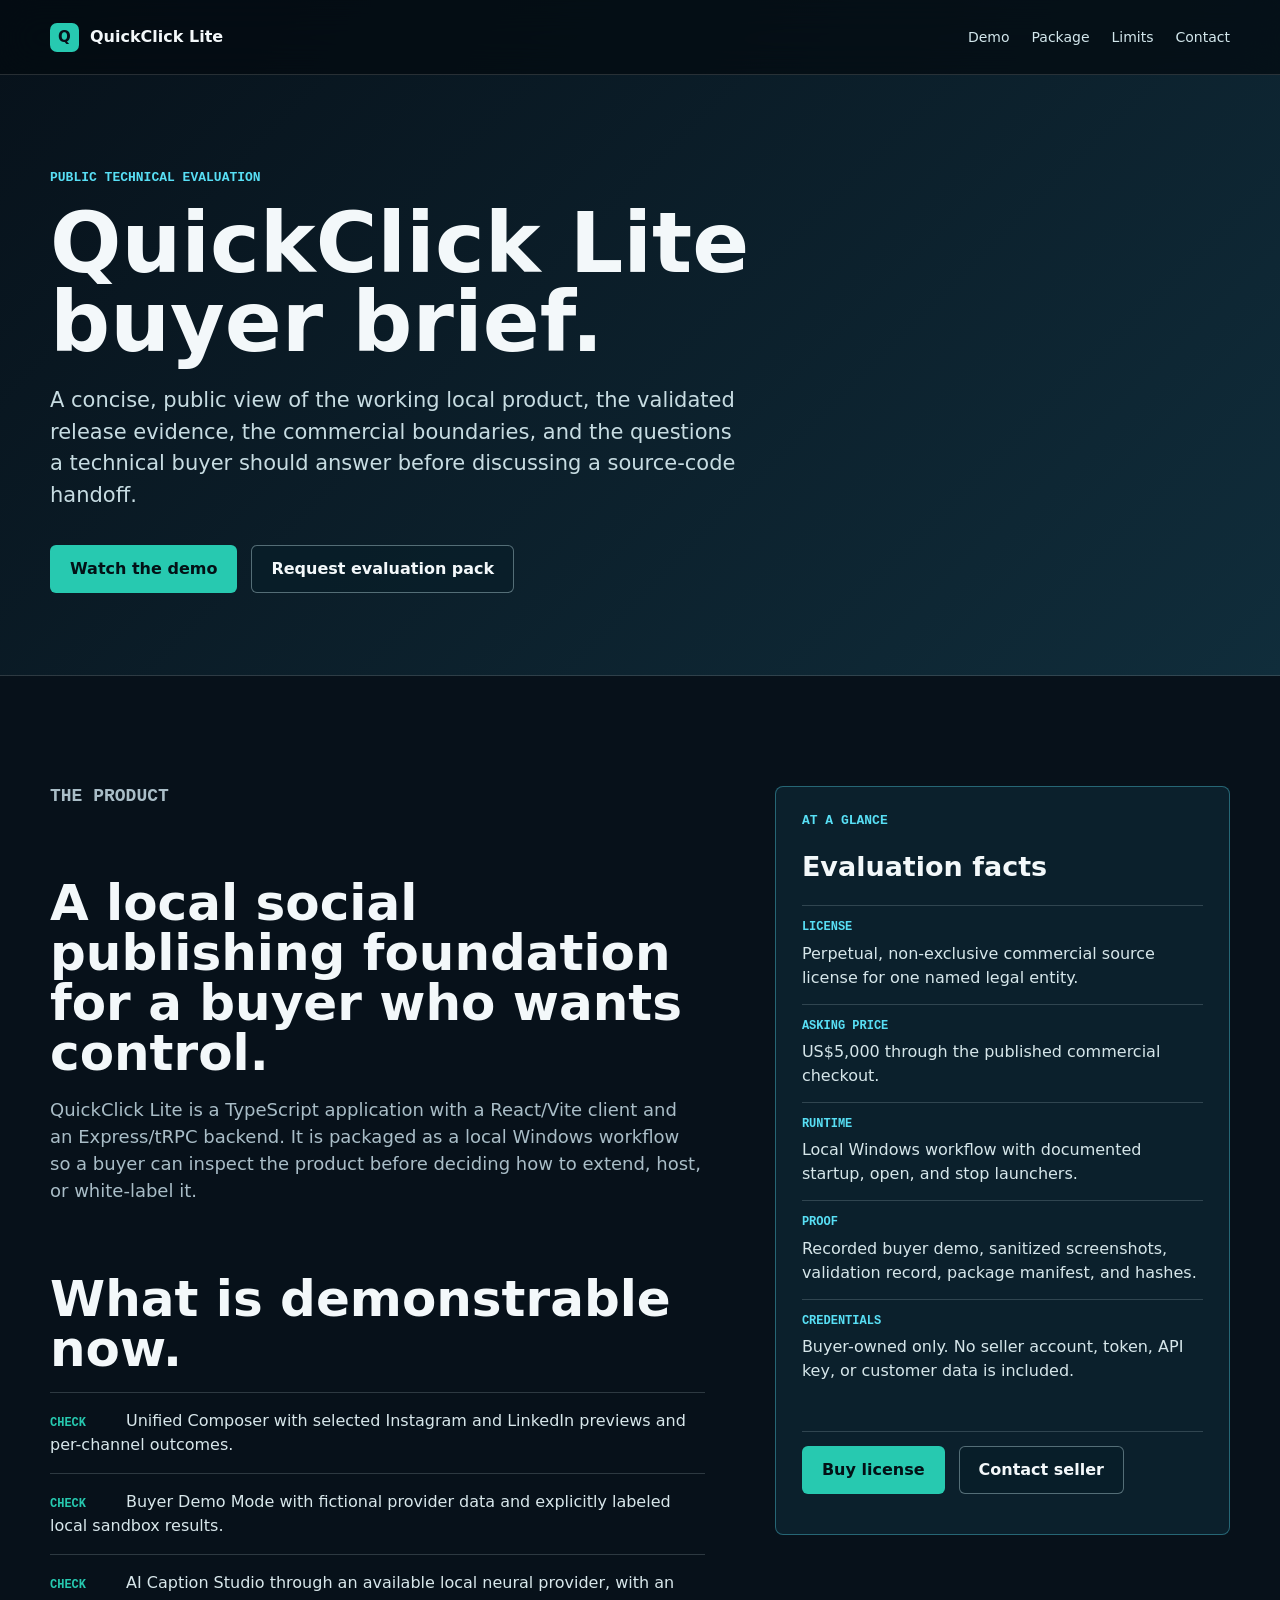
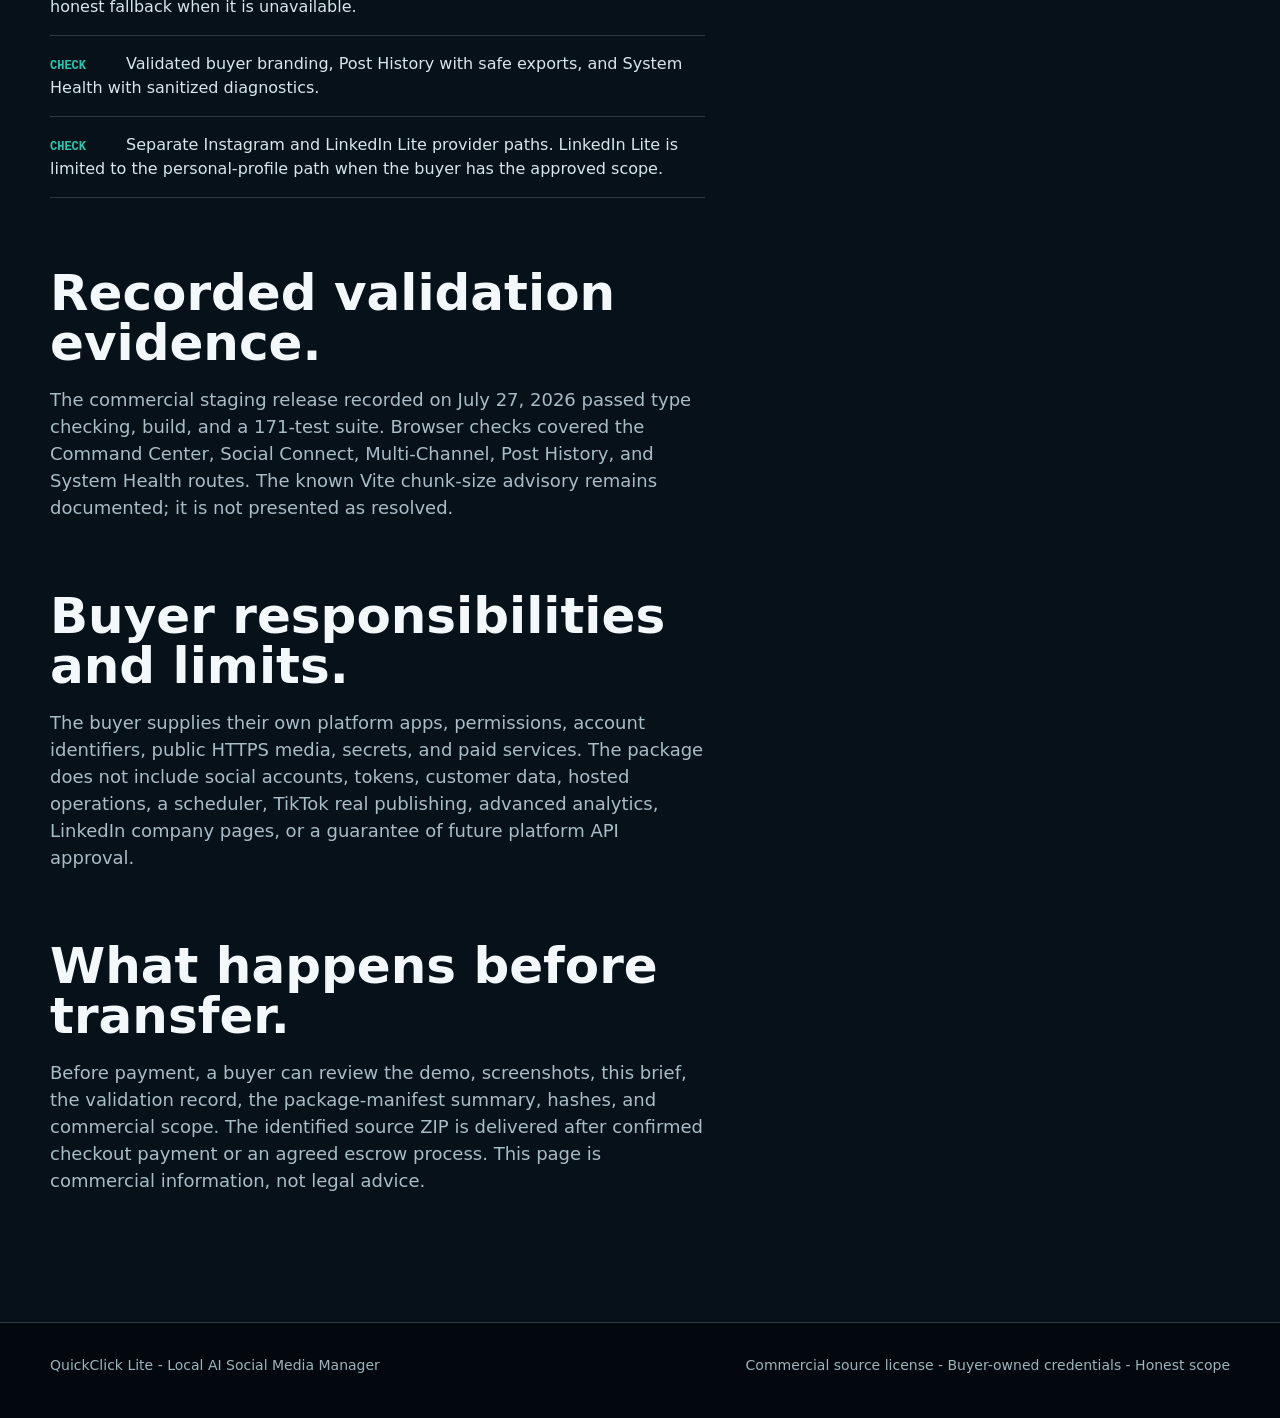
<file: buyer-brief.html>
<!doctype html>
<html lang="en">
  <head>
    <meta charset="UTF-8" />
    <meta name="viewport" content="width=device-width, initial-scale=1" />
    <meta name="description" content="Public technical buyer brief for the QuickClick Lite commercial source license." />
    <link rel="canonical" href="https://slowslyme.github.io/quickclick-lite-for-sale/buyer-brief.html" />
    <meta property="og:type" content="article" />
    <meta property="og:site_name" content="QuickClick Lite" />
    <meta property="og:title" content="QuickClick Lite - Technical Buyer Brief" />
    <meta property="og:description" content="Public technical evaluation: product scope, validation evidence, buyer responsibilities, and commercial handoff boundaries." />
    <meta property="og:url" content="https://slowslyme.github.io/quickclick-lite-for-sale/buyer-brief.html" />
    <meta property="og:image" content="https://slowslyme.github.io/quickclick-lite-for-sale/assets/quickclick-lite-sale-thumbnail.png" />
    <meta name="twitter:card" content="summary_large_image" />
    <meta name="twitter:title" content="QuickClick Lite - Technical Buyer Brief" />
    <meta name="twitter:description" content="Public technical evaluation with evidence and boundaries for commercial buyers." />
    <meta name="twitter:image" content="https://slowslyme.github.io/quickclick-lite-for-sale/assets/quickclick-lite-sale-thumbnail.png" />
    <title>QuickClick Lite - Technical Buyer Brief</title>
    <link rel="stylesheet" href="styles.css" />
  </head>
  <body class="brief-page">
    <a class="skip-link" href="#main">Skip to content</a>
    <header class="site-header">
      <div class="container header-inner">
        <a class="brand" href="index.html" aria-label="QuickClick Lite home"><span class="brand-mark">Q</span> QuickClick Lite</a>
        <nav class="nav" aria-label="Primary navigation">
          <a href="index.html#demo">Demo</a>
          <a href="index.html#package">Package</a>
          <a href="index.html#limits">Limits</a>
          <a href="index.html#contact">Contact</a>
        </nav>
      </div>
    </header>

    <main id="main">
      <section class="brief-hero" aria-labelledby="brief-title">
        <div class="container">
          <p class="eyebrow">Public technical evaluation</p>
          <h1 id="brief-title">QuickClick Lite buyer brief.</h1>
          <p>A concise, public view of the working local product, the validated release evidence, the commercial boundaries, and the questions a technical buyer should answer before discussing a source-code handoff.</p>
          <div class="hero-actions">
            <a class="button button-primary" href="index.html#demo">Watch the demo</a>
            <a class="button button-secondary" data-contact-link data-contact-intent="technical-evaluation" href="index.html#contact">Request evaluation pack</a>
          </div>
        </div>
      </section>

      <section class="section" aria-labelledby="brief-overview-title">
        <div class="container brief-layout">
          <article class="brief-content">
            <p class="eyebrow">The product</p>
            <h2 id="brief-overview-title">A local social publishing foundation for a buyer who wants control.</h2>
            <p>QuickClick Lite is a TypeScript application with a React/Vite client and an Express/tRPC backend. It is packaged as a local Windows workflow so a buyer can inspect the product before deciding how to extend, host, or white-label it.</p>

            <h2>What is demonstrable now.</h2>
            <ul class="brief-list">
              <li>Unified Composer with selected Instagram and LinkedIn previews and per-channel outcomes.</li>
              <li>Buyer Demo Mode with fictional provider data and explicitly labeled local sandbox results.</li>
              <li>AI Caption Studio through an available local neural provider, with an honest fallback when it is unavailable.</li>
              <li>Validated buyer branding, Post History with safe exports, and System Health with sanitized diagnostics.</li>
              <li>Separate Instagram and LinkedIn Lite provider paths. LinkedIn Lite is limited to the personal-profile path when the buyer has the approved scope.</li>
            </ul>

            <h2>Recorded validation evidence.</h2>
            <p>The commercial staging release recorded on July 27, 2026 passed type checking, build, and a 171-test suite. Browser checks covered the Command Center, Social Connect, Multi-Channel, Post History, and System Health routes. The known Vite chunk-size advisory remains documented; it is not presented as resolved.</p>

            <h2>Buyer responsibilities and limits.</h2>
            <p>The buyer supplies their own platform apps, permissions, account identifiers, public HTTPS media, secrets, and paid services. The package does not include social accounts, tokens, customer data, hosted operations, a scheduler, TikTok real publishing, advanced analytics, LinkedIn company pages, or a guarantee of future platform API approval.</p>

            <h2>What happens before transfer.</h2>
            <p>Before payment, a buyer can review the demo, screenshots, this brief, the validation record, the package-manifest summary, hashes, and commercial scope. The identified source ZIP is delivered after confirmed checkout payment or an agreed escrow process. This page is commercial information, not legal advice.</p>
          </article>

          <aside class="brief-facts" aria-label="QuickClick Lite evaluation facts">
            <p class="eyebrow">At a glance</p>
            <h2>Evaluation facts</h2>
            <dl>
              <div><dt>License</dt><dd>Perpetual, non-exclusive commercial source license for one named legal entity.</dd></div>
              <div><dt>Asking price</dt><dd>US$5,000 through the published commercial checkout.</dd></div>
              <div><dt>Runtime</dt><dd>Local Windows workflow with documented startup, open, and stop launchers.</dd></div>
              <div><dt>Proof</dt><dd>Recorded buyer demo, sanitized screenshots, validation record, package manifest, and hashes.</dd></div>
              <div><dt>Credentials</dt><dd>Buyer-owned only. No seller account, token, API key, or customer data is included.</dd></div>
            </dl>
            <div class="hero-actions">
              <a class="button button-primary" href="https://payhip.com/b/OX0Kr">Buy license</a>
              <a class="button button-secondary" data-contact-link data-contact-intent="technical-evaluation" href="index.html#contact">Contact seller</a>
            </div>
          </aside>
        </div>
      </section>
    </main>

    <footer class="site-footer"><div class="container footer-grid"><p>QuickClick Lite - Local AI Social Media Manager</p><p>Commercial source license - Buyer-owned credentials - Honest scope</p></div></footer>
    <script src="site.config.js"></script>
    <script src="app.js"></script>
  </body>
</html>
</file>
<file: styles.css>
:root {
  --ink: #07111a;
  --ink-soft: #0d1c29;
  --surface: #102635;
  --line: rgba(213, 238, 245, 0.18);
  --paper: #f3f8fa;
  --muted: #a9bdc7;
  --cyan: #58dff5;
  --teal: #27c9b0;
  --coral: #ff9874;
  --yellow: #f8c656;
  --max: 1180px;
  --radius: 8px;
  --shadow: 0 24px 72px rgba(0, 0, 0, 0.25);
}

* { box-sizing: border-box; }
html { scroll-behavior: smooth; background: var(--ink); }
body {
  margin: 0;
  color: var(--paper);
  background: var(--ink);
  font-family: Inter, ui-sans-serif, system-ui, -apple-system, BlinkMacSystemFont, "Segoe UI", sans-serif;
  line-height: 1.5;
}
a { color: inherit; }
button, a { -webkit-tap-highlight-color: transparent; }
.skip-link { position: fixed; left: -9999px; top: 0; z-index: 20; background: var(--paper); color: var(--ink); padding: 12px 16px; }
.skip-link:focus { left: 16px; }
.container { width: min(calc(100% - 40px), var(--max)); margin: 0 auto; }

.site-header {
  position: absolute;
  z-index: 5;
  top: 0;
  left: 0;
  right: 0;
  border-bottom: 1px solid rgba(255, 255, 255, 0.14);
  background: rgba(3, 10, 16, 0.72);
  backdrop-filter: blur(18px);
}
.header-inner { min-height: 74px; display: flex; align-items: center; justify-content: space-between; gap: 24px; }
.brand { text-decoration: none; display: inline-flex; align-items: center; gap: 11px; font-weight: 800; letter-spacing: 0; }
.brand-mark { width: 29px; height: 29px; border-radius: 7px; display: grid; place-items: center; color: var(--ink); background: var(--teal); font-size: 15px; }
.nav { display: flex; align-items: center; gap: 22px; font-size: 14px; color: #d3e7ec; }
.nav a { text-decoration: none; }
.nav a:hover, .nav a:focus-visible { color: var(--cyan); }

.hero {
  position: relative;
  min-height: 780px;
  display: grid;
  align-items: end;
  overflow: hidden;
  border-bottom: 1px solid var(--line);
  isolation: isolate;
}
.hero-media { position: absolute; inset: 0; z-index: -2; overflow: hidden; background: #02070b; }
.hero-media video, .hero-media img { width: 100%; height: 100%; object-fit: cover; object-position: center; opacity: 0.48; filter: saturate(0.92) contrast(1.05); }
.hero-shade { position: absolute; inset: 0; z-index: -1; background: rgba(3, 10, 16, 0.7); }
.hero-inner { padding: 176px 0 72px; }
.eyebrow { margin: 0 0 18px; color: var(--cyan); font: 700 13px/1.2 ui-monospace, SFMono-Regular, Consolas, monospace; letter-spacing: 0; text-transform: uppercase; }
h1, h2, h3, p { margin-top: 0; }
h1 { max-width: 800px; margin-bottom: 18px; font-size: clamp(54px, 9vw, 108px); line-height: 0.94; letter-spacing: 0; }
.hero-copy { max-width: 650px; font-size: clamp(18px, 2vw, 24px); color: #d6e8ed; }
.hero-actions { display: flex; flex-wrap: wrap; gap: 14px; margin-top: 34px; }
.button { display: inline-flex; min-height: 48px; align-items: center; justify-content: center; padding: 0 19px; border: 1px solid transparent; border-radius: 6px; text-decoration: none; font-weight: 800; transition: transform 160ms ease, background 160ms ease, border-color 160ms ease; }
.button:hover, .button:focus-visible { transform: translateY(-2px); }
.button-primary { color: #031116; background: var(--teal); }
.button-secondary { color: var(--paper); background: rgba(9, 30, 41, 0.74); border-color: rgba(207, 239, 245, 0.38); }
.button.is-disabled { opacity: 0.58; pointer-events: none; }
.price-lockup { margin-top: 56px; display: flex; align-items: baseline; gap: 18px; flex-wrap: wrap; }
.price-lockup strong { font-size: clamp(32px, 5vw, 54px); letter-spacing: 0; }
.price-lockup span { color: #cad8dd; }
.price-lockup small { flex-basis: 100%; color: #9db6c0; font-size: 14px; }

.proof-strip { background: #e8f3f5; color: #06202a; }
.proof-grid { min-height: 118px; display: grid; grid-template-columns: repeat(4, 1fr); gap: 0; }
.proof { padding: 24px 18px; border-right: 1px solid rgba(6, 32, 42, 0.16); }
.proof:last-child { border-right: 0; }
.proof b { display: block; font-size: 24px; }
.proof span { font-size: 14px; color: #365765; }

.fit-section { background: #0b1d29; }
.fit-grid { display: grid; grid-template-columns: repeat(3, 1fr); gap: 14px; }
.fit-card { min-height: 236px; padding: 26px; border: 1px solid var(--line); border-radius: var(--radius); background: rgba(7, 17, 26, 0.5); }
.fit-card h3 { margin: 36px 0 11px; font-size: 22px; }
.fit-card p { margin: 0; color: var(--muted); }

main { overflow: hidden; }
.section { padding: 110px 0; border-bottom: 1px solid var(--line); }
.section.alt { background: #0a1721; }
.section-head { display: grid; grid-template-columns: minmax(0, 0.82fr) minmax(0, 1.18fr); gap: 50px; margin-bottom: 42px; align-items: end; }
.section-head h2 { margin-bottom: 0; font-size: clamp(34px, 5vw, 58px); line-height: 1; letter-spacing: 0; }
.section-head p { margin: 0; max-width: 600px; color: var(--muted); font-size: 18px; }
.feature-grid { display: grid; grid-template-columns: repeat(3, 1fr); gap: 14px; }
.feature { min-height: 210px; padding: 24px; border: 1px solid var(--line); border-radius: var(--radius); background: rgba(15, 37, 51, 0.44); }
.feature-index { color: var(--cyan); font: 700 12px/1 ui-monospace, SFMono-Regular, Consolas, monospace; }
.feature h3 { margin: 38px 0 10px; font-size: 21px; }
.feature p { margin-bottom: 0; color: var(--muted); }

.video-shell { border: 1px solid var(--line); border-radius: 8px; overflow: hidden; background: #02070b; box-shadow: var(--shadow); }
.video-shell video { width: 100%; display: block; background: #02070b; }
.video-caption { display: flex; justify-content: space-between; gap: 20px; padding: 16px 19px; border-top: 1px solid var(--line); color: var(--muted); font-size: 14px; }

.evaluation-section { background: #08131c; }
.evaluation-grid { display: grid; grid-template-columns: minmax(0, 1.12fr) minmax(300px, 0.88fr); gap: 68px; align-items: start; }
.evaluation-grid h2 { margin-bottom: 30px; font-size: clamp(38px, 5vw, 62px); line-height: 1; letter-spacing: 0; }
.evaluation-steps { display: grid; gap: 0; margin: 0; padding: 0; list-style: none; border-top: 1px solid var(--line); }
.evaluation-steps li { display: grid; grid-template-columns: minmax(160px, 0.55fr) minmax(0, 1.45fr); gap: 20px; padding: 20px 0; border-bottom: 1px solid var(--line); }
.evaluation-steps strong { color: var(--paper); }
.evaluation-steps span { color: var(--muted); }
.evaluation-aside { padding: 30px; border: 1px solid rgba(88, 223, 245, 0.42); border-radius: var(--radius); background: linear-gradient(155deg, rgba(16, 49, 64, 0.9), rgba(8, 22, 31, 0.9)); box-shadow: var(--shadow); }
.evaluation-aside h3 { margin: 0 0 15px; font-size: 32px; line-height: 1; }
.evaluation-aside p:not(.eyebrow) { margin: 0; color: #c6dce2; }

.gallery { display: grid; grid-template-columns: repeat(12, minmax(0, 1fr)); gap: 14px; }
.shot { grid-column: span 6; margin: 0; border: 1px solid var(--line); border-radius: 7px; overflow: hidden; background: var(--ink-soft); opacity: 0.75; transition: opacity 180ms ease, transform 180ms ease; }
.shot.is-ready { opacity: 1; }
.shot:hover { transform: translateY(-3px); }
.shot:nth-child(3n) { grid-column: span 12; }
.shot img { width: 100%; aspect-ratio: 16 / 9; object-fit: cover; display: block; }
.shot figcaption { padding: 12px 14px 14px; color: #c4d5db; font-size: 14px; }

.two-column { display: grid; grid-template-columns: 1fr 1fr; gap: 46px; }
.list { padding: 0; margin: 0; list-style: none; }
.list li { padding: 16px 0; border-top: 1px solid var(--line); color: #d6e7eb; }
.list li::before { content: "—"; color: var(--coral); margin-right: 11px; }
.list.roadmap li::before { color: var(--cyan); }
.note { margin-top: 26px; padding: 17px 19px; border-left: 3px solid var(--yellow); color: #d8e3e6; background: rgba(248, 198, 86, 0.07); }

.package-rail { display: grid; grid-template-columns: repeat(4, 1fr); gap: 1px; border: 1px solid var(--line); background: var(--line); }
.package-item { min-height: 142px; padding: 22px; background: #0a1721; }
.package-item h3 { font-size: 18px; margin-bottom: 9px; }
.package-item p { margin-bottom: 0; color: var(--muted); font-size: 14px; }

.faq { max-width: 890px; }
details { border-top: 1px solid var(--line); }
details:last-child { border-bottom: 1px solid var(--line); }
summary { cursor: pointer; padding: 20px 38px 20px 0; font-size: 19px; font-weight: 760; position: relative; }
summary::after { content: "+"; position: absolute; right: 4px; color: var(--cyan); font-size: 26px; top: 13px; }
details[open] summary::after { content: "−"; }
details p { padding: 0 0 20px; color: var(--muted); max-width: 760px; }

.contact-band { padding: 100px 0; color: #041014; background: var(--teal); }
.contact-band h2 { font-size: clamp(36px, 5vw, 66px); max-width: 800px; margin-bottom: 15px; line-height: 0.98; }
.contact-band p { max-width: 640px; font-size: 18px; color: #164047; }
.contact-band .button-primary { color: white; background: #0b2630; }
.contact-band .button-secondary { color: #08222a; background: transparent; border-color: rgba(8, 34, 42, 0.5); }
.contact-status { margin: 21px 0 0; font-size: 14px !important; }

.brief-page { background: #07111a; }
.brief-hero { padding: 170px 0 82px; border-bottom: 1px solid var(--line); background: linear-gradient(135deg, #07111a, #102d3b); }
.brief-hero h1 { max-width: 920px; margin-bottom: 22px; font-size: clamp(46px, 7vw, 84px); line-height: 0.95; }
.brief-hero p:not(.eyebrow) { max-width: 700px; margin-bottom: 0; color: #c7dce2; font-size: 21px; }
.brief-layout { display: grid; grid-template-columns: minmax(0, 1.18fr) minmax(300px, 0.82fr); gap: 70px; align-items: start; }
.brief-content h2 { margin: 0 0 18px; font-size: clamp(32px, 4vw, 50px); line-height: 1; }
.brief-content h2:not(:first-child) { margin-top: 70px; }
.brief-content p { color: var(--muted); font-size: 18px; }
.brief-list { margin: 0; padding: 0; list-style: none; border-top: 1px solid var(--line); }
.brief-list li { padding: 16px 0; border-bottom: 1px solid var(--line); color: #d8e7eb; }
.brief-list li::before { content: "Check"; display: inline-block; min-width: 66px; margin-right: 10px; color: var(--teal); font: 700 12px/1 ui-monospace, SFMono-Regular, Consolas, monospace; text-transform: uppercase; }
.brief-facts { position: sticky; top: 28px; padding: 26px; border: 1px solid rgba(88, 223, 245, 0.36); border-radius: var(--radius); background: #0b202c; }
.brief-facts h2 { margin: 0 0 18px; font-size: 27px; }
.brief-facts dl { margin: 0; }
.brief-facts div { padding: 14px 0; border-top: 1px solid var(--line); }
.brief-facts dt { color: var(--cyan); font: 700 12px/1.2 ui-monospace, SFMono-Regular, Consolas, monospace; text-transform: uppercase; }
.brief-facts dd { margin: 7px 0 0; color: #d6e6ea; }

.site-footer { padding: 32px 0 42px; background: #02080d; color: #9eb3bc; font-size: 14px; }
.footer-grid { display: flex; justify-content: space-between; gap: 18px; align-items: center; }
.footer-grid p { margin: 0; }

@media (max-width: 820px) {
  .container { width: min(calc(100% - 28px), var(--max)); }
  .nav { display: none; }
  .hero { min-height: 720px; }
  .hero-inner { padding: 140px 0 46px; }
  .proof-grid, .feature-grid, .fit-grid, .package-rail { grid-template-columns: 1fr 1fr; }
  .proof:nth-child(2) { border-right: 0; }
  .proof:nth-child(-n + 2) { border-bottom: 1px solid rgba(6, 32, 42, 0.16); }
  .section { padding: 76px 0; }
  .section-head, .two-column, .evaluation-grid, .brief-layout { grid-template-columns: 1fr; gap: 22px; }
  .evaluation-aside, .brief-facts { position: static; }
  .shot, .shot:nth-child(3n) { grid-column: span 12; }
}

@media (max-width: 520px) {
  .proof-grid, .feature-grid, .fit-grid, .package-rail { grid-template-columns: 1fr; }
  .proof, .proof:nth-child(2) { border-right: 0; border-bottom: 1px solid rgba(6, 32, 42, 0.16); }
  .proof:last-child { border-bottom: 0; }
  .hero-actions .button { width: 100%; }
  .video-caption, .footer-grid { align-items: flex-start; flex-direction: column; }
  .evaluation-steps li { grid-template-columns: 1fr; gap: 8px; }
  .price-lockup { gap: 8px; }
}

@media (prefers-reduced-motion: no-preference) {
  .hero-inner > * { animation: reveal 520ms ease both; }
  .hero-inner > :nth-child(2) { animation-delay: 70ms; }
  .hero-inner > :nth-child(3) { animation-delay: 130ms; }
  .hero-inner > :nth-child(4) { animation-delay: 190ms; }
  @keyframes reveal { from { opacity: 0; transform: translateY(16px); } to { opacity: 1; transform: translateY(0); } }
}
</file>
